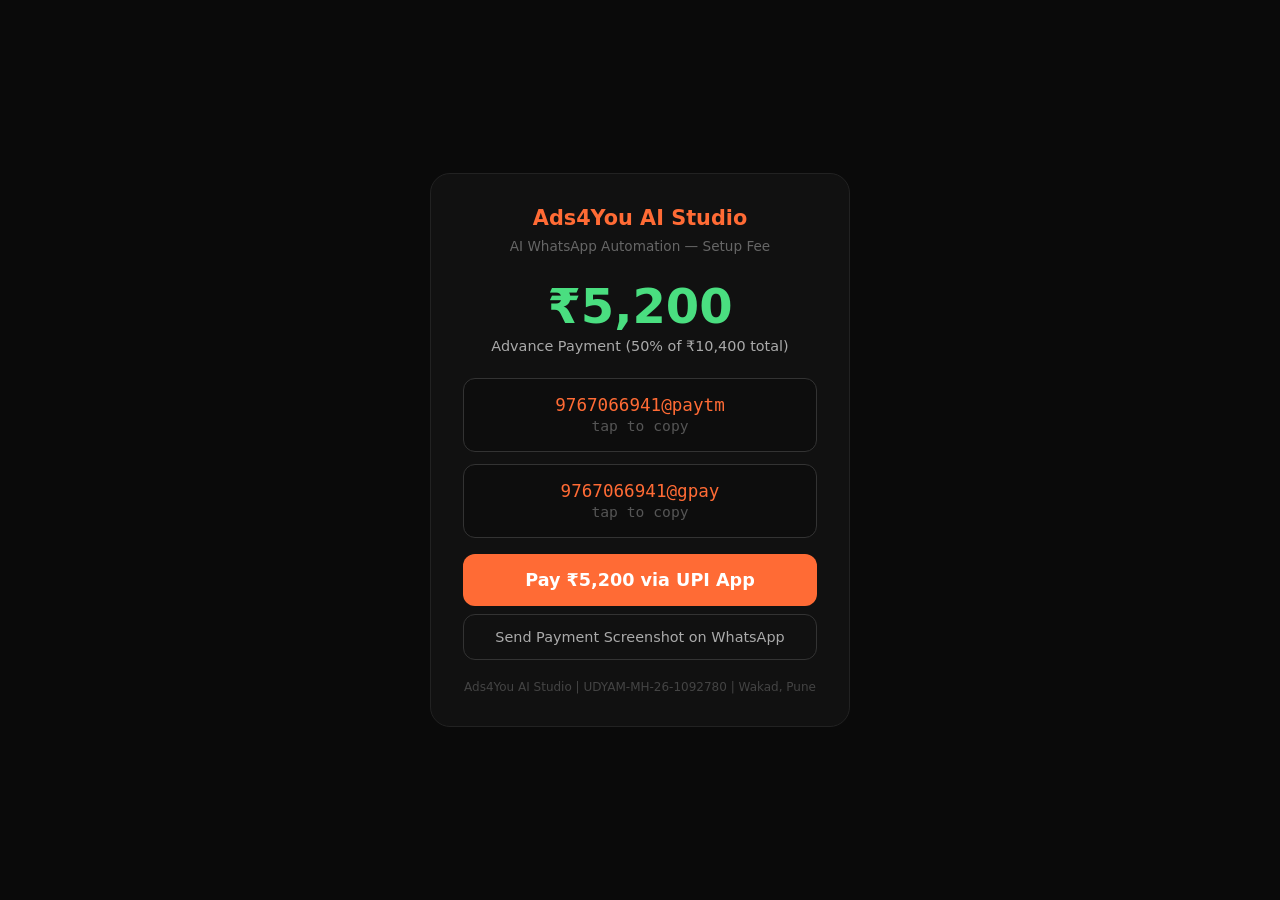
<file: pay.html>
<!DOCTYPE html><html lang="en"><head>
<meta charset="UTF-8"><meta name="viewport" content="width=device-width,initial-scale=1">
<title>Pay Ads4You — WhatsApp Bot Setup</title>
<style>*{margin:0;padding:0;box-sizing:border-box}body{background:#0a0a0a;color:#fff;font-family:system-ui;min-height:100vh;display:flex;align-items:center;justify-content:center;padding:20px}.card{background:#111;border:1px solid #222;border-radius:20px;padding:32px;max-width:420px;width:100%;text-align:center}.logo{color:#FF6B35;font-size:1.3rem;font-weight:700;margin-bottom:8px}.tag{color:#666;font-size:.85rem;margin-bottom:24px}.amount{font-size:3rem;font-weight:800;color:#4ade80}.label{color:#aaa;font-size:.9rem;margin:4px 0 24px}.upi-box{background:#0d0d0d;border:1px solid #333;border-radius:12px;padding:16px;margin:12px 0;font-family:monospace;font-size:1.1rem;color:#FF6B35;cursor:pointer}.btn{display:block;background:#FF6B35;color:#fff;padding:16px;border-radius:12px;text-decoration:none;font-weight:700;font-size:1.1rem;margin:16px 0 8px}.btn-outline{display:block;border:1px solid #333;color:#aaa;padding:14px;border-radius:12px;text-decoration:none;margin:8px 0;font-size:.9rem}.footer{color:#444;font-size:.75rem;margin-top:20px}</style>
</head><body><div class="card">
<div class="logo">Ads4You AI Studio</div>
<div class="tag">AI WhatsApp Automation — Setup Fee</div>
<div class="amount">₹5,200</div>
<div class="label">Advance Payment (50% of ₹10,400 total)</div>
<div class="upi-box" onclick="navigator.clipboard.writeText('9767066941@paytm')">9767066941@paytm<br><small style="color:#555">tap to copy</small></div>
<div class="upi-box" onclick="navigator.clipboard.writeText('9767066941@gpay')">9767066941@gpay<br><small style="color:#555">tap to copy</small></div>
<a class="btn" href="upi://pay?pa=9767066941@paytm&pn=Ads4You&am=5200&cu=INR&tn=WhatsApp+Bot+Advance+Ads4You">Pay ₹5,200 via UPI App</a>
<a class="btn-outline" href="https://wa.me/919767066941?text=I+paid+₹5200+advance+for+WhatsApp+bot+setup">Send Payment Screenshot on WhatsApp</a>
<div class="footer">Ads4You AI Studio | UDYAM-MH-26-1092780 | Wakad, Pune</div>
</div></body></html>
</file>
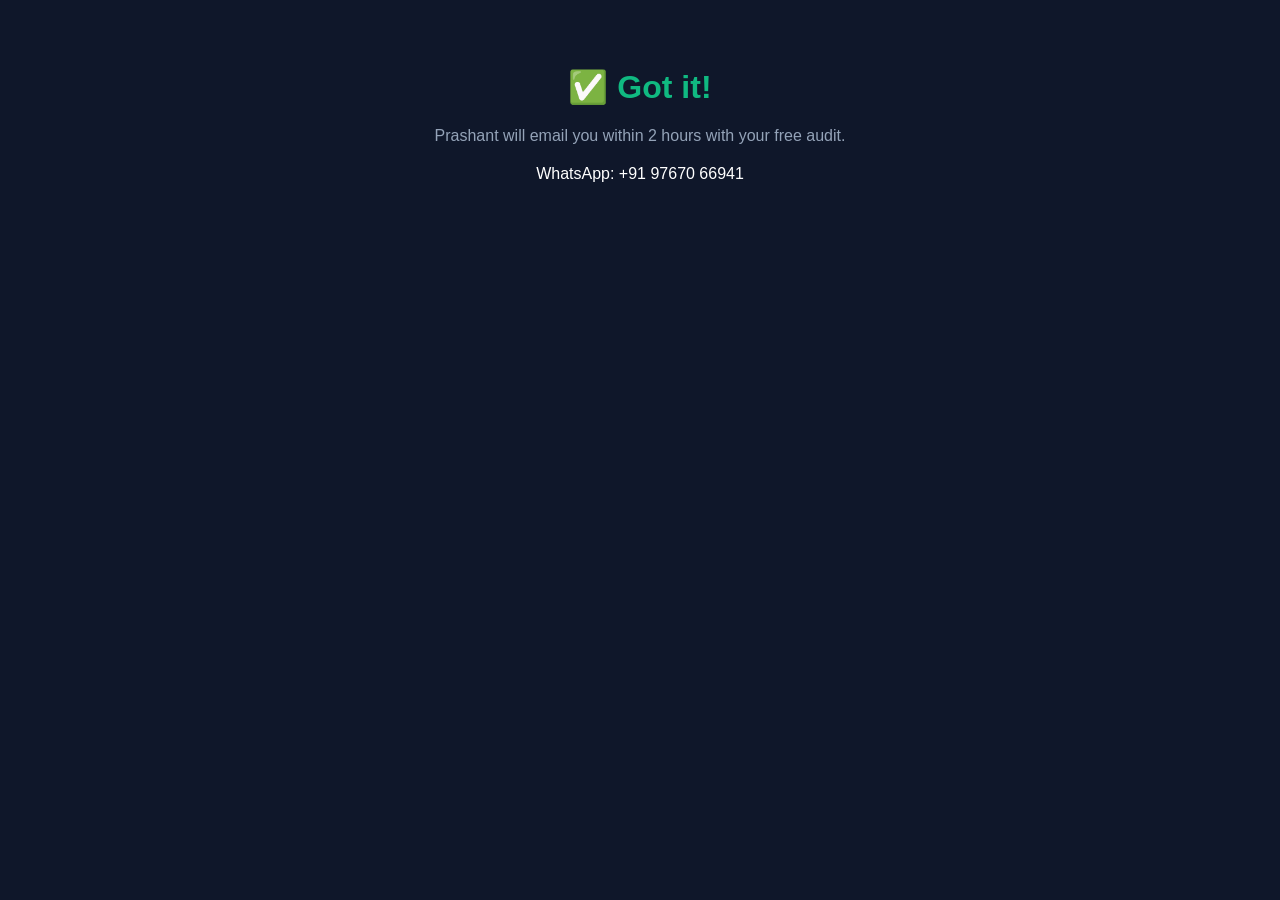
<file: thanks.html>
<html><body style="text-align:center;padding:60px;font-family:sans-serif;background:#0f172a;color:#fff"><h1 style="color:#10b981">✅ Got it!</h1><p style="margin:20px;color:#94a3b8">Prashant will email you within 2 hours with your free audit.</p><p>WhatsApp: +91 97670 66941</p></body></html>
</file>
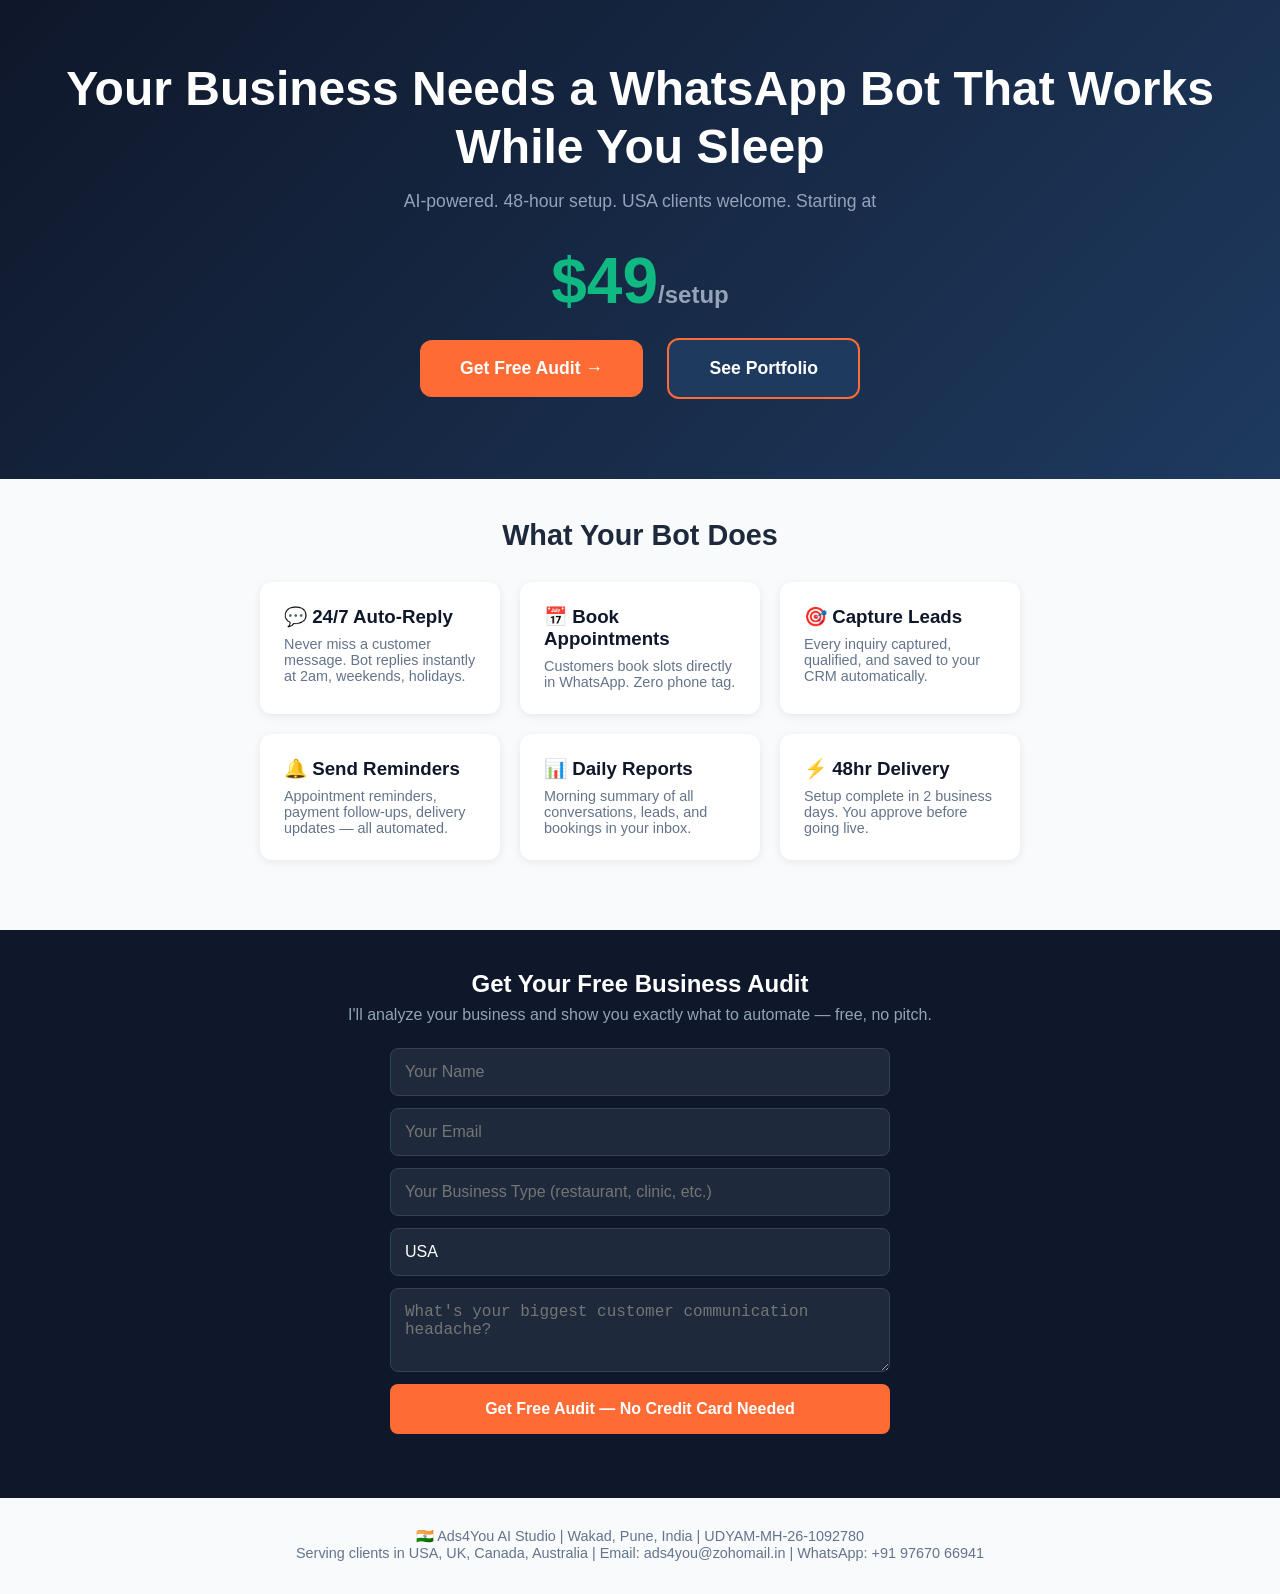
<file: usa.html>
<!DOCTYPE html>
<html lang="en">
<head>
<meta charset="UTF-8">
<meta name="viewport" content="width=device-width,initial-scale=1">
<title>WhatsApp Bot for Small Business — $49 Setup | Ads4You</title>
<meta name="description" content="AI WhatsApp bot for your small business. Auto-reply 24/7, book appointments, capture leads. Setup in 48hrs. Starting $49. India-based developer, USA clients welcome.">
<style>
*{margin:0;padding:0;box-sizing:border-box}
body{font-family:-apple-system,BlinkMacSystemFont,'Segoe UI',sans-serif;background:#f8fafc;color:#1e293b}
.hero{background:linear-gradient(135deg,#0f172a,#1e3a5f);color:#fff;padding:60px 20px;text-align:center}
h1{font-size:clamp(1.8rem,5vw,3rem);font-weight:800;margin-bottom:16px;line-height:1.2}
.sub{font-size:1.1rem;color:#94a3b8;margin-bottom:32px}
.price{font-size:4rem;font-weight:900;color:#10b981}.price span{font-size:1.5rem;color:#94a3b8}
.cta{display:inline-block;background:#FF6B35;color:#fff;padding:18px 40px;border-radius:12px;text-decoration:none;font-weight:700;font-size:1.1rem;margin:20px 10px}
.section{max-width:800px;margin:0 auto;padding:40px 20px}
.cards{display:grid;grid-template-columns:repeat(auto-fit,minmax(200px,1fr));gap:20px;margin:30px 0}
.card{background:#fff;border-radius:12px;padding:24px;box-shadow:0 2px 8px rgba(0,0,0,.08)}
.card h3{color:#0f172a;margin-bottom:8px}
.card p{color:#64748b;font-size:.9rem}
.form-section{background:#0f172a;color:#fff;padding:40px 20px;text-align:center}
form{max-width:500px;margin:24px auto;display:flex;flex-direction:column;gap:12px}
input,textarea,select{padding:14px;border-radius:8px;border:1px solid #334155;background:#1e293b;color:#fff;font-size:1rem}
button{background:#FF6B35;color:#fff;border:none;padding:16px;border-radius:8px;font-weight:700;font-size:1rem;cursor:pointer}
.trust{text-align:center;padding:30px;color:#64748b;font-size:.9rem}
</style>
</head>
<body>
<div class="hero">
  <h1>Your Business Needs a WhatsApp Bot That Works While You Sleep</h1>
  <p class="sub">AI-powered. 48-hour setup. USA clients welcome. Starting at</p>
  <div class="price">$49<span>/setup</span></div>
  <a class="cta" href="#contact">Get Free Audit →</a>
  <a class="cta" style="background:#1e3a5f;border:2px solid #FF6B35" href="https://hshant966.github.io/ads4you/">See Portfolio</a>
</div>

<div class="section">
  <h2 style="text-align:center;font-size:1.8rem;margin-bottom:30px">What Your Bot Does</h2>
  <div class="cards">
    <div class="card"><h3>💬 24/7 Auto-Reply</h3><p>Never miss a customer message. Bot replies instantly at 2am, weekends, holidays.</p></div>
    <div class="card"><h3>📅 Book Appointments</h3><p>Customers book slots directly in WhatsApp. Zero phone tag.</p></div>
    <div class="card"><h3>🎯 Capture Leads</h3><p>Every inquiry captured, qualified, and saved to your CRM automatically.</p></div>
    <div class="card"><h3>🔔 Send Reminders</h3><p>Appointment reminders, payment follow-ups, delivery updates — all automated.</p></div>
    <div class="card"><h3>📊 Daily Reports</h3><p>Morning summary of all conversations, leads, and bookings in your inbox.</p></div>
    <div class="card"><h3>⚡ 48hr Delivery</h3><p>Setup complete in 2 business days. You approve before going live.</p></div>
  </div>
</div>

<div class="form-section" id="contact">
  <h2>Get Your Free Business Audit</h2>
  <p style="color:#94a3b8;margin-top:8px">I'll analyze your business and show you exactly what to automate — free, no pitch.</p>
  <form action="https://formsubmit.co/ads4you@zohomail.in" method="POST">
    <input type="text" name="name" placeholder="Your Name" required>
    <input type="email" name="email" placeholder="Your Email" required>
    <input type="text" name="business" placeholder="Your Business Type (restaurant, clinic, etc.)" required>
    <input type="text" name="country" placeholder="Your Country (USA, UK, Canada, etc.)" value="USA">
    <textarea name="problem" placeholder="What's your biggest customer communication headache?" rows="3"></textarea>
    <input type="hidden" name="_subject" value="New Lead from Ads4You Landing Page">
    <input type="hidden" name="_next" value="https://hshant966.github.io/ads4you-gov/thanks.html">
    <button type="submit">Get Free Audit — No Credit Card Needed</button>
  </form>
</div>

<div class="trust">
  <p>🇮🇳 Ads4You AI Studio | Wakad, Pune, India | UDYAM-MH-26-1092780</p>
  <p>Serving clients in USA, UK, Canada, Australia | Email: ads4you@zohomail.in | WhatsApp: +91 97670 66941</p>
</div>
</body>
</html>
</file>
